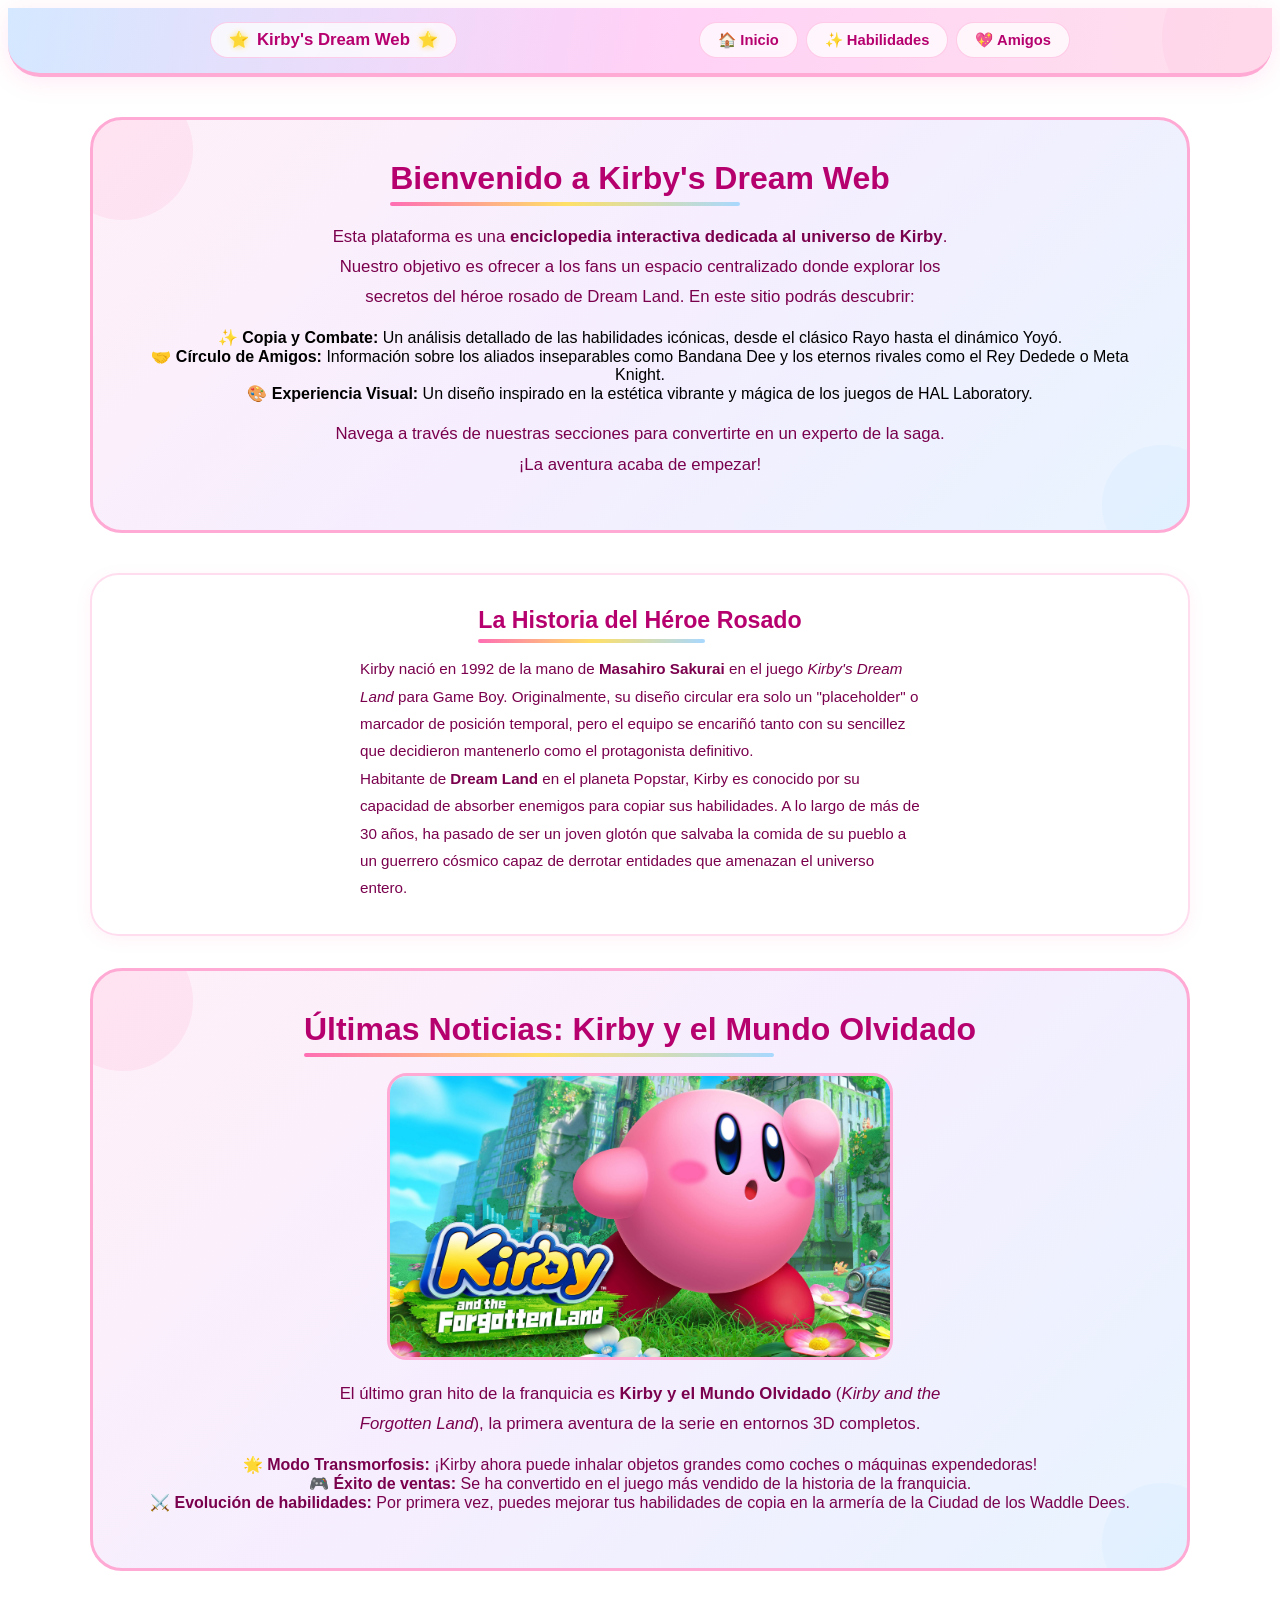
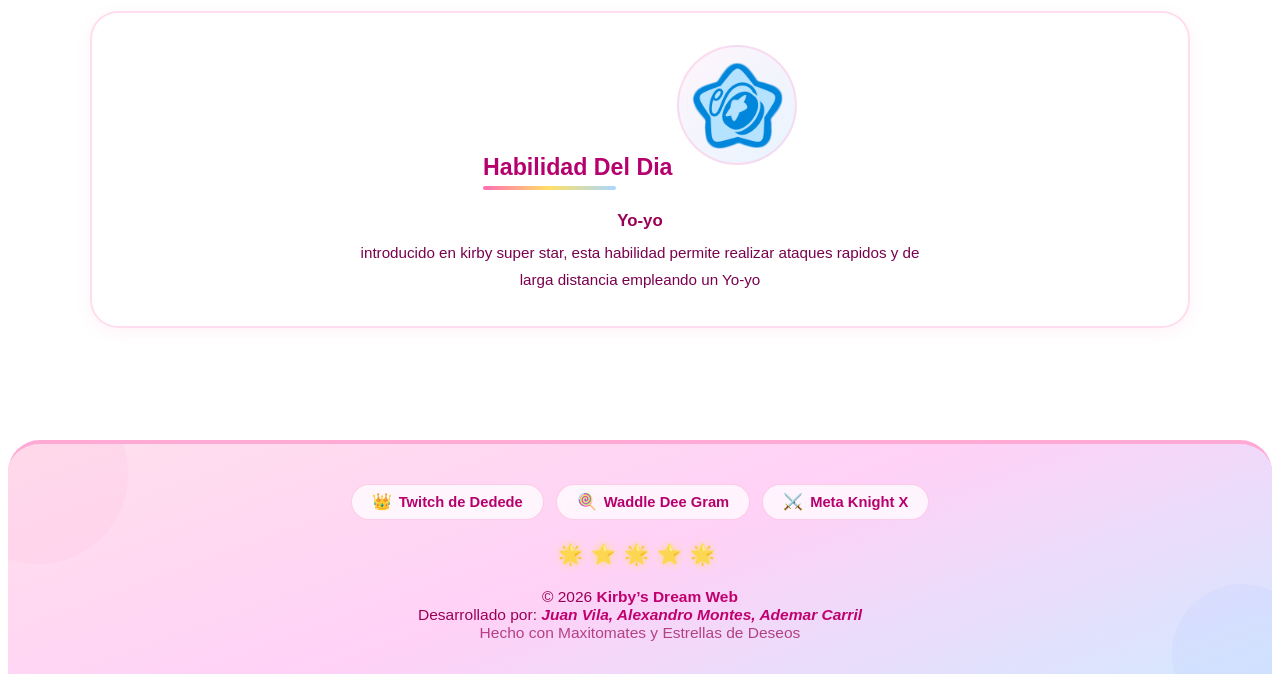
<file: index.html>
<!DOCTYPE html>
<html lang="es">

<head>
  <meta charset="UTF-8">
  <meta name="viewport" content="width=device-width, initial-scale=1.0">
  <meta name="version" content="1.0.0">
  <title>Mi Proyecto Web</title>
  <!-- Hoja de estilos compartida por todas las páginas del proyecto -->
  <link rel="stylesheet" href="estilos.css">
</head>

<body>

  <!-- ============================================================
       CABECERA Y MENÚ DE NAVEGACIÓN
       - El menú debe enlazar a todas las páginas del proyecto
       - Cada miembro del equipo añadirá su página aquí
       ============================================================ -->
  <header class="header-kirby">
    <div class="header-contenido">
      <!-- Logotipo enlazado a la página de inicio -->
      <a href="index.html" class="header-logo" aria-label="Kirby's Dream Web - Inicio">
        <span class="logo-estrella" aria-hidden="true">⭐</span>
        <span class="logo-texto">Kirby's Dream Web</span>
        <span class="logo-estrella" aria-hidden="true">⭐</span>
      </a>

      <!-- Navegación principal -->
      <nav class="header-nav" aria-label="Navegación principal">
        <ul class="nav-lista" role="list">
          <li><a href="index.html" class="nav-enlace">🏠 Inicio</a></li>
          <li><a href="habilidades.html" class="nav-enlace">✨ Habilidades</a></li>
          <li><a href="amigos.html" class="nav-enlace">💖 Amigos</a></li>
        </ul>
      </nav>
    </div>
  </header>

  <!-- ============================================================
       CONTENIDO PRINCIPAL
       - Esta sección es el cuerpo de la página de inicio
       - El equipo puede personalizar el contenido según el tema
       ============================================================ -->
  <main>

    <!-- Sección de bienvenida -->
    <section class="bienvenida">
      <h2>Bienvenido a Kirby's Dream Web</h2>
      <p>
        Esta plataforma es una <strong>enciclopedia interactiva dedicada al universo de Kirby</strong>.
        Nuestro objetivo es ofrecer a los fans un espacio centralizado donde explorar los secretos del héroe rosado de
        Dream Land.
        En este sitio podrás descubrir:
      </p>
      <ul style="list-style: none; padding: 0;">
        <li>✨ <strong>Copia y Combate:</strong> Un análisis detallado de las habilidades icónicas, desde el clásico Rayo
          hasta el dinámico Yoyó.</li>
        <li>🤝 <strong>Círculo de Amigos:</strong> Información sobre los aliados inseparables como Bandana Dee y los
          eternos rivales como el Rey Dedede o Meta Knight.</li>
        <li>🎨 <strong>Experiencia Visual:</strong> Un diseño inspirado en la estética vibrante y mágica de los juegos
          de HAL Laboratory.</li>
      </ul>
      <p>
        Navega a través de nuestras secciones para convertirte en un experto de la saga. ¡La aventura acaba de empezar!
      </p>
    </section>

    <section class="tarjetas">
      <h2>La Historia del Héroe Rosado</h2>
      <div style="text-align: left; max-width: 800px; margin: 0 auto;">
        <p>
          Kirby nació en 1992 de la mano de <strong>Masahiro Sakurai</strong> en el juego <em>Kirby's Dream Land</em>
          para Game Boy.
          Originalmente, su diseño circular era solo un "placeholder" o marcador de posición temporal, pero el equipo se
          encariñó tanto con su sencillez que decidieron mantenerlo como el protagonista definitivo.
        </p>
        <p>
          Habitante de <strong>Dream Land</strong> en el planeta Popstar, Kirby es conocido por su capacidad de absorber
          enemigos para copiar sus habilidades. A lo largo de más de 30 años, ha pasado de ser un joven glotón que
          salvaba la comida de su pueblo a un guerrero cósmico capaz de derrotar entidades que amenazan el universo
          entero.
        </p>
      </div>
    </section>

    <section class="bienvenida">
      <h2>Últimas Noticias: Kirby y el Mundo Olvidado</h2>
      <img src="imagenes/portada_juego.jpg" alt="Kirby y el Mundo Olvidado"
        style="width: 100%; max-width: 500px; border-radius: 20px; margin-bottom: 15px; border: 3px solid #ffaad4;">
      <p>
        El último gran hito de la franquicia es <strong>Kirby y el Mundo Olvidado</strong> (<em>Kirby and the Forgotten
          Land</em>), la primera aventura de la serie en entornos 3D completos.
      </p>
      <ul style="list-style: none; padding: 0; color: #7a004d; font-size: 1rem;">
        <li>🌟 <strong>Modo Transmorfosis:</strong> ¡Kirby ahora puede inhalar objetos grandes como coches o máquinas
          expendedoras!</li>
        <li>🎮 <strong>Éxito de ventas:</strong> Se ha convertido en el juego más vendido de la historia de la
          franquicia.</li>
        <li>⚔️ <strong>Evolución de habilidades:</strong> Por primera vez, puedes mejorar tus habilidades de copia en la
          armería de la Ciudad de los Waddle Dees.</li>
      </ul>
    </section>

    <!-- Sección de tarjetas / destacados -->
    <section class="tarjetas">
      <h2> Habilidad Del Dia </h2>
      <img src="imagenes/KSA_Yo-Yo_Icon.png">
      <h3> Yo-yo </h3>
      <p> introducido en kirby super star, esta habilidad permite realizar ataques rapidos y de larga distancia
        empleando un Yo-yo </p>
    </section>


  </main>
  <!-- ============================================================
       PIE DE PÁGINA
       - Información de contacto, créditos y enlaces secundarios
       ============================================================ -->
  <!-- FOOTER hecho por Juan Manuel Vila Millán -->
  <footer class="footer-kirby">
    <div class="footer-contenido">

      <div class="redes-sociales">
        <a href="#" class="social-link" title="Twitch de King Dedede">
          <span class="icono">👑</span> Twitch de Dedede
        </a>
        <a href="#" class="social-link" title="Waddle Dee Gram">
          <span class="icono">🍭</span> Waddle Dee Gram
        </a>
        <a href="#" class="social-link" title="Meta Knight X">
          <span class="icono">⚔️</span> Meta Knight X
        </a>
      </div>

      <div class="divisor-estrellas" aria-hidden="true">
        <span>🌟</span><span>⭐</span><span>🌟</span><span>⭐</span><span>🌟</span>
      </div>

      <div class="copyright">
        <p>&copy; 2026 <strong>Kirby’s Dream Web</strong></p>
        <p class="nombres-grupo">
          Desarrollado por: <span>Juan Vila, Alexandro Montes, Ademar Carril</span>
        </p>
        <p class="frase-final">Hecho con Maxitomates y Estrellas de Deseos</p>
      </div>


    </div>
  </footer>
</body>

</html>
</file>
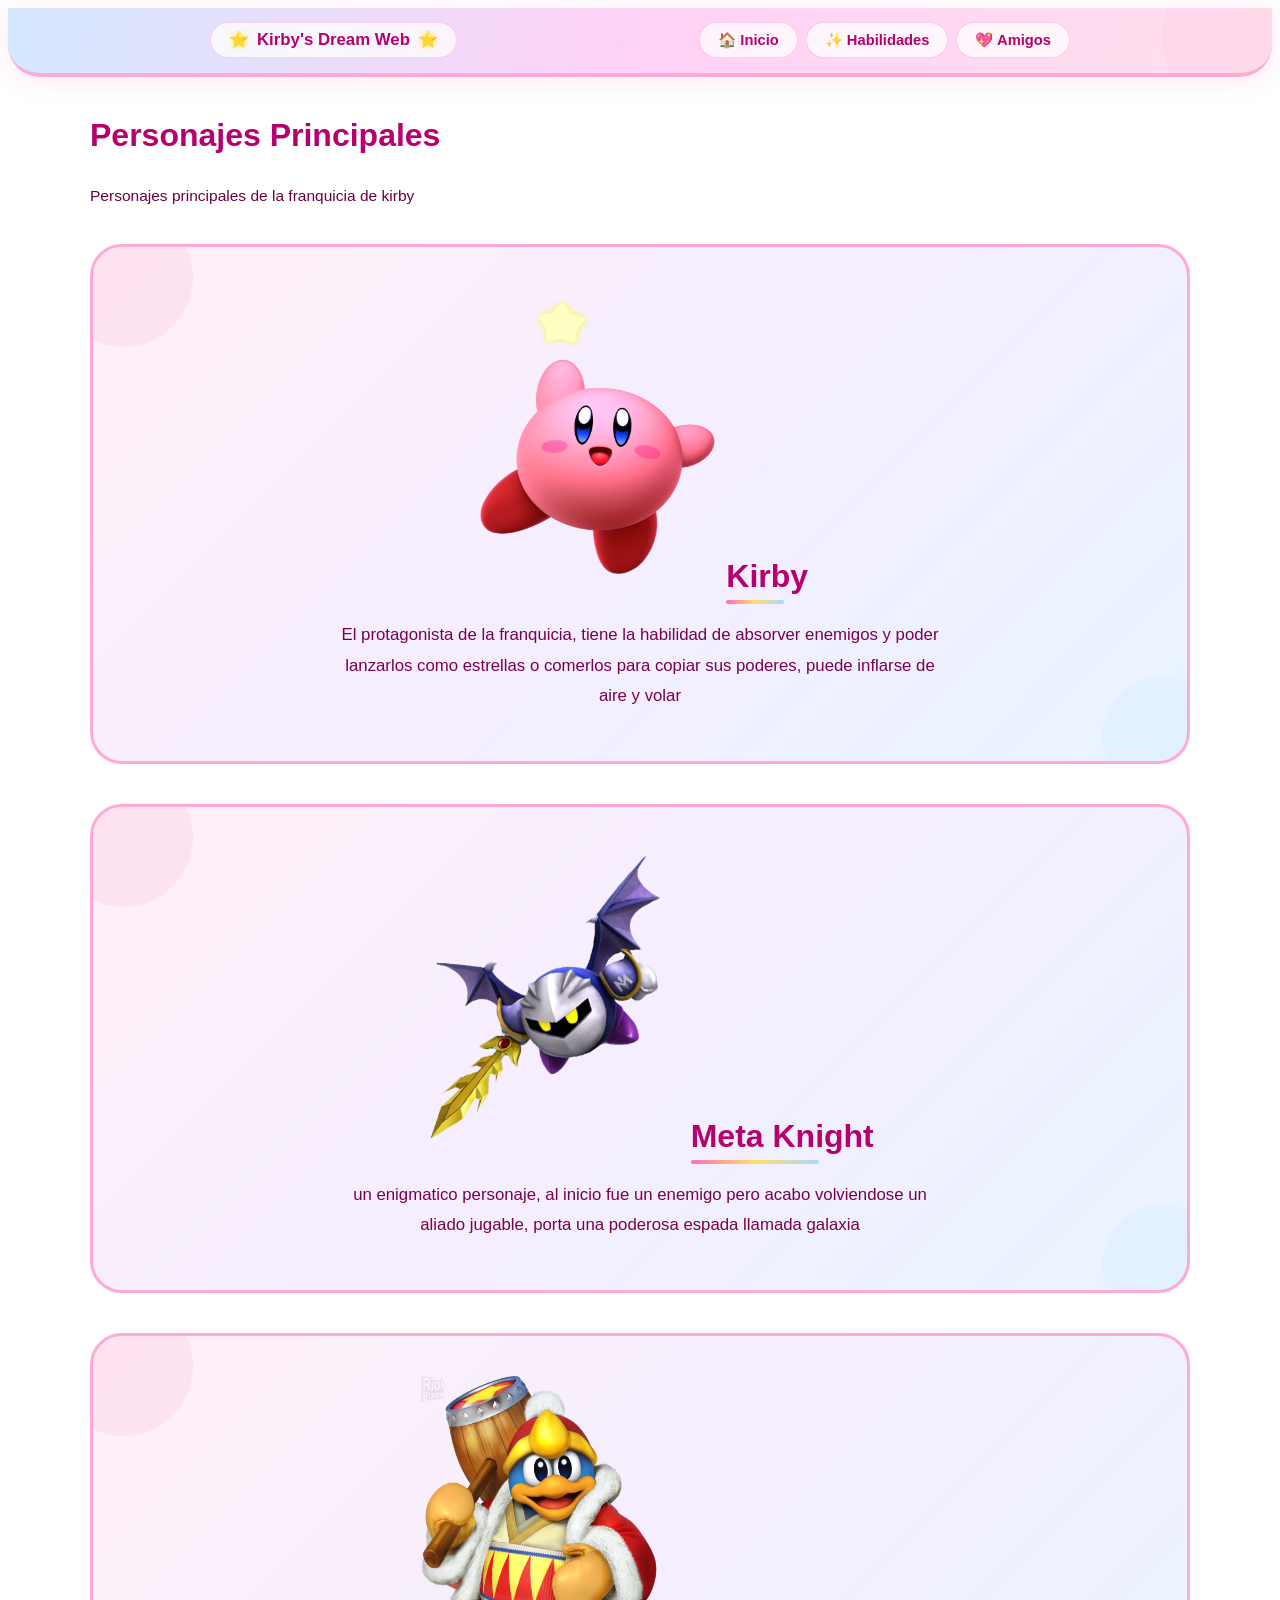
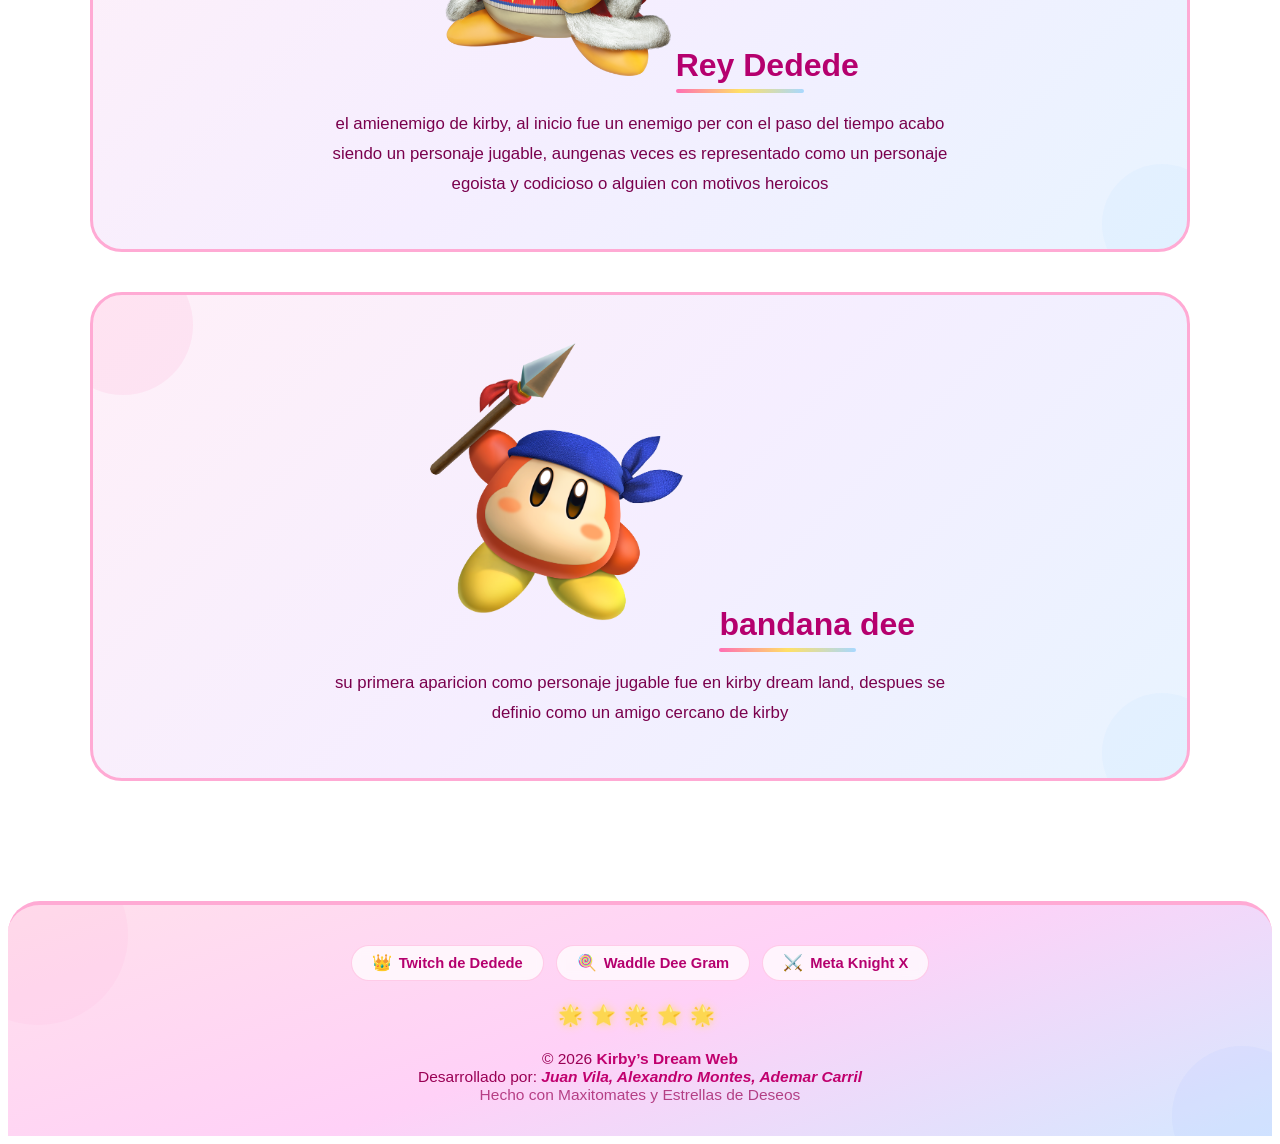
<file: amigos.html>
<!DOCTYPE html>
<html lang="es">

<head>
  <meta charset="UTF-8">
  <meta name="viewport" content="width=device-width, initial-scale=1.0">
  <meta name="version" content="1.0.0">
  <title>Mi Proyecto Web</title>
  <!-- Hoja de estilos compartida por todas las páginas del proyecto -->
  <link rel="stylesheet" href="estilos.css">
</head>

<body>
  <!-- ============================================================
       CABECERA Y MENÚ DE NAVEGACIÓN
       - El menú debe enlazar a todas las páginas del proyecto
       - Cada miembro del equipo añadirá su página aquí
       ============================================================ -->
  <!-- HEADER / MENÚ DE NAVEGACIÓN — Kirby's Dream Web -->
  <header class="header-kirby">
    <div class="header-contenido">
      <!-- Logotipo enlazado a la página de inicio -->
      <a href="index.html" class="header-logo" aria-label="Kirby's Dream Web - Inicio">
        <span class="logo-estrella" aria-hidden="true">⭐</span>
        <span class="logo-texto">Kirby's Dream Web</span>
        <span class="logo-estrella" aria-hidden="true">⭐</span>
      </a>

      <!-- Navegación principal -->
      <nav class="header-nav" aria-label="Navegación principal">
        <ul class="nav-lista" role="list">
          <li><a href="index.html" class="nav-enlace">🏠 Inicio</a></li>
          <li><a href="habilidades.html" class="nav-enlace">✨ Habilidades</a></li>
          <li><a href="amigos.html" class="nav-enlace">💖 Amigos</a></li>
        </ul>
      </nav>

    </div>
  </header>

  <main>
    <h1> Personajes Principales </h1>
    <br>
    <p> Personajes principales de la franquicia de kirby </p>
    <br>
    <section class="bienvenida">
      <img src="imagenes/Kirby.png" height="300" width="250">
      <h2> Kirby </h2>
      <p> El protagonista de la franquicia, tiene la habilidad de absorver enemigos y poder lanzarlos como estrellas o
        comerlos para copiar sus poderes, puede inflarse de aire y volar </p>
    </section>
    <section class="bienvenida">
      <img src="imagenes/Meta-Knight.png" height="300" width="280">
      <h2> Meta Knight </h2>
      <p> un enigmatico personaje, al inicio fue un enemigo pero acabo volviendose un aliado jugable, porta una poderosa
        espada llamada galaxia </p>
    </section>
    <section class="bienvenida">
      <img src="imagenes/ReyDedede.png" height="300" width="250">
      <h2> Rey Dedede </h2>
      <p> el amienemigo de kirby, al inicio fue un enemigo per con el paso del tiempo acabo siendo un personaje jugable,
        aungenas veces es representado como un personaje egoista y codicioso o alguien con motivos heroicos </p>
    </section>
    <section class="bienvenida">
      <img src="imagenes/WaddleDeeBandana.png" height="300" width="350">
      <h2> bandana dee </h2>
      <p> su primera aparicion como personaje jugable fue en kirby dream land, despues se definio como un amigo cercano
        de kirby </p>
    </section>
  </main>

  <!-- FOOTER hecho por Juan Manuel Vila Millán -->
  <footer class="footer-kirby">
    <div class="footer-contenido">

      <div class="redes-sociales">
        <a href="#" class="social-link" title="Twitch de King Dedede">
          <span class="icono">👑</span> Twitch de Dedede
        </a>
        <a href="#" class="social-link" title="Waddle Dee Gram">
          <span class="icono">🍭</span> Waddle Dee Gram
        </a>
        <a href="#" class="social-link" title="Meta Knight X">
          <span class="icono">⚔️</span> Meta Knight X
        </a>
      </div>

      <div class="divisor-estrellas" aria-hidden="true">
        <span>🌟</span><span>⭐</span><span>🌟</span><span>⭐</span><span>🌟</span>
      </div>

      <div class="copyright">
        <p>&copy; 2026 <strong>Kirby’s Dream Web</strong></p>
        <p class="nombres-grupo">
          Desarrollado por: <span>Juan Vila, Alexandro Montes, Ademar Carril</span>
        </p>
        <p class="frase-final">Hecho con Maxitomates y Estrellas de Deseos</p>
      </div>


    </div>
  </footer>
</body>

</html>
</file>
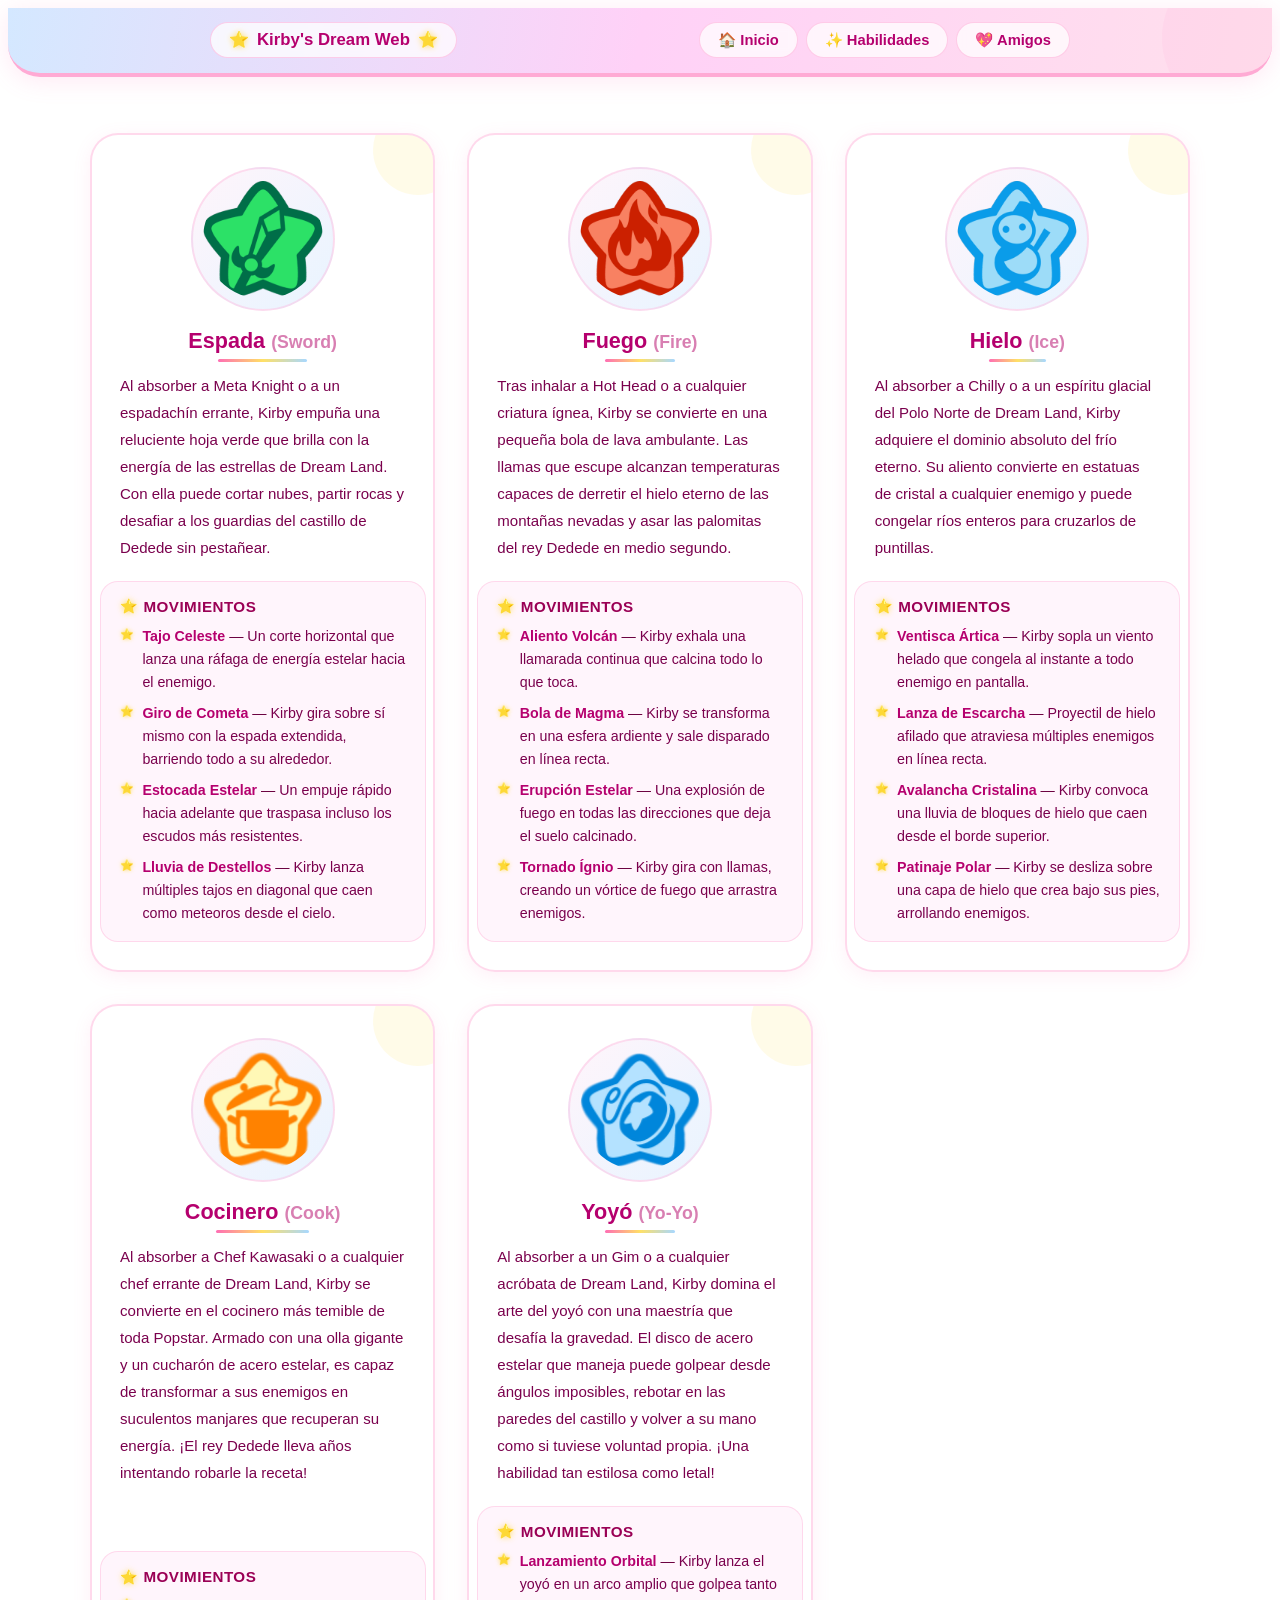
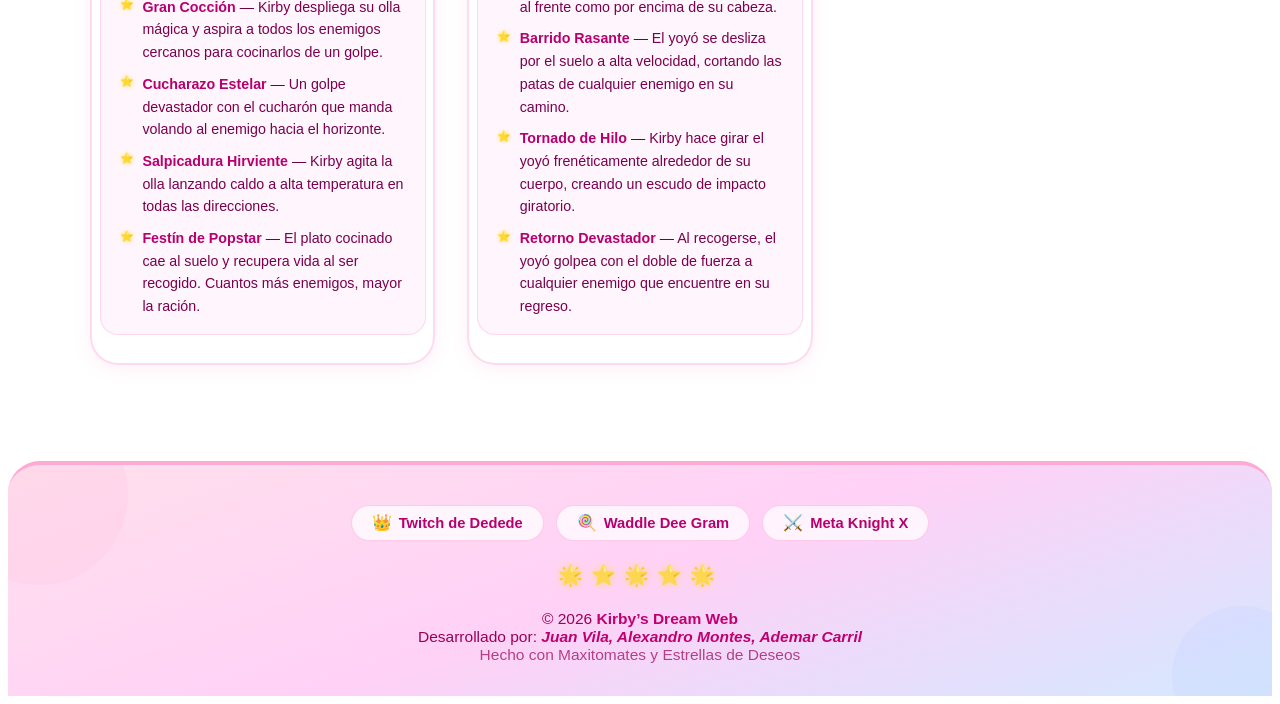
<file: habilidades.html>
<!DOCTYPE html>
<html lang="es">

<head>
  <meta charset="UTF-8">
  <meta name="viewport" content="width=device-width, initial-scale=1.0">
  <meta name="version" content="1.0.0">
  <title>Copia y Combate</title>
  <!-- Hoja de estilos compartida por todas las páginas del proyecto -->
  <!-- Añadir feature a github -->
  <link rel="stylesheet" href="estilos.css">
</head>

<body>

  <!-- ============================================================
       CONTENIDO PRINCIPAL: Enciclopedia de Habilidades
       ============================================================ -->
  <!-- HEADER / MENÚ DE NAVEGACIÓN — Kirby's Dream Web -->
  <header class="header-kirby">
    <div class="header-contenido">
      <!-- Logotipo enlazado a la página de inicio -->
      <a href="index.html" class="header-logo" aria-label="Kirby's Dream Web - Inicio">
        <span class="logo-estrella" aria-hidden="true">⭐</span>
        <span class="logo-texto">Kirby's Dream Web</span>
        <span class="logo-estrella" aria-hidden="true">⭐</span>
      </a>

      <!-- Navegación principal -->
      <nav class="header-nav" aria-label="Navegación principal">
        <ul class="nav-lista" role="list">
          <li><a href="index.html" class="nav-enlace">🏠 Inicio</a></li>
          <li><a href="habilidades.html" class="nav-enlace">✨ Habilidades</a></li>
          <li><a href="amigos.html" class="nav-enlace">💖 Amigos</a></li>
        </ul>
      </nav>

    </div>
  </header>

  <main>
    <!-- ============================================================
         GRID / LISTADO DE HABILIDADES
         ============================================================ -->
    <section class="habilidades-grid" aria-label="Listado de habilidades">

      <!-- ── HABILIDAD 1: ESPADA ─────────────────────────────── -->
      <article class="habilidad-tarjeta" id="habilidad-espada" aria-labelledby="titulo-espada">

        <!-- Imagen de la habilidad - Tamaño fijo: 150x150 píxeles -->
        <img class="habilidad-icono" src="fotosHabilidades/espada.png" alt="Kirby con la habilidad Espada" width="150"
          height="150" loading="lazy">

        <!-- Nombre de la habilidad -->
        <h2 class="habilidad-nombre" id="titulo-espada">Espada <span class="habilidad-nombre-en"
            lang="en">(Sword)</span></h2>

        <!-- Descripción -->
        <p class="habilidad-descripcion">
          Al absorber a Meta Knight o a un espadachín errante, Kirby empuña
          una reluciente hoja verde que brilla con la energía de las estrellas
          de Dream Land. Con ella puede cortar nubes, partir rocas y desafiar
          a los guardias del castillo de Dedede sin pestañear.
        </p>

        <!-- Lista de movimientos -->
        <section class="habilidad-movimientos" aria-labelledby="movimientos-espada">
          <h3 class="movimientos-titulo" id="movimientos-espada">Movimientos</h3>
          <ul class="movimientos-lista">
            <li class="movimiento">
              <strong class="movimiento-nombre">Tajo Celeste</strong> —
              <span class="movimiento-descripcion">Un corte horizontal que lanza una ráfaga de energía estelar hacia el
                enemigo.</span>
            </li>
            <li class="movimiento">
              <strong class="movimiento-nombre">Giro de Cometa</strong> —
              <span class="movimiento-descripcion">Kirby gira sobre sí mismo con la espada extendida, barriendo todo a
                su alrededor.</span>
            </li>
            <li class="movimiento">
              <strong class="movimiento-nombre">Estocada Estelar</strong> —
              <span class="movimiento-descripcion">Un empuje rápido hacia adelante que traspasa incluso los escudos más
                resistentes.</span>
            </li>
            <li class="movimiento">
              <strong class="movimiento-nombre">Lluvia de Destellos</strong> —
              <span class="movimiento-descripcion">Kirby lanza múltiples tajos en diagonal que caen como meteoros desde
                el cielo.</span>
            </li>
          </ul>
        </section>

      </article>
      <!-- ── FIN HABILIDAD: ESPADA ───────────────────────────── -->


      <!-- ── HABILIDAD 2: FUEGO ──────────────────────────────── -->
      <article class="habilidad-tarjeta" id="habilidad-fuego" aria-labelledby="titulo-fuego">

        <!-- Imagen de la habilidad - Tamaño fijo: 150x150 píxeles -->
        <img class="habilidad-icono" src="fotosHabilidades/fuego.png" alt="Kirby con la habilidad Fuego" width="150"
          height="150" loading="lazy">

        <!-- Nombre de la habilidad -->
        <h2 class="habilidad-nombre" id="titulo-fuego">Fuego <span class="habilidad-nombre-en" lang="en">(Fire)</span>
        </h2>

        <!-- Descripción -->
        <p class="habilidad-descripcion">
          Tras inhalar a Hot Head o a cualquier criatura ígnea, Kirby se convierte
          en una pequeña bola de lava ambulante. Las llamas que escupe alcanzan
          temperaturas capaces de derretir el hielo eterno de las montañas
          nevadas y asar las palomitas del rey Dedede en medio segundo.
        </p>

        <!-- Lista de movimientos -->
        <section class="habilidad-movimientos" aria-labelledby="movimientos-fuego">
          <h3 class="movimientos-titulo" id="movimientos-fuego">Movimientos</h3>
          <ul class="movimientos-lista">
            <li class="movimiento">
              <strong class="movimiento-nombre">Aliento Volcán</strong> —
              <span class="movimiento-descripcion">Kirby exhala una llamarada continua que calcina todo lo que
                toca.</span>
            </li>
            <li class="movimiento">
              <strong class="movimiento-nombre">Bola de Magma</strong> —
              <span class="movimiento-descripcion">Kirby se transforma en una esfera ardiente y sale disparado en línea
                recta.</span>
            </li>
            <li class="movimiento">
              <strong class="movimiento-nombre">Erupción Estelar</strong> —
              <span class="movimiento-descripcion">Una explosión de fuego en todas las direcciones que deja el suelo
                calcinado.</span>
            </li>
            <li class="movimiento">
              <strong class="movimiento-nombre">Tornado Ígnio</strong> —
              <span class="movimiento-descripcion">Kirby gira con llamas, creando un vórtice de fuego que arrastra
                enemigos.</span>
            </li>
          </ul>
        </section>

      </article>
      <!-- ── FIN HABILIDAD: FUEGO ────────────────────────────── -->


      <!-- ── HABILIDAD 3: HIELO ──────────────────────────────── -->
      <article class="habilidad-tarjeta" id="habilidad-hielo" aria-labelledby="titulo-hielo">

        <!-- Imagen de la habilidad - Tamaño fijo: 150x150 píxeles -->
        <img class="habilidad-icono" src="fotosHabilidades/hielo.png" alt="Kirby con la habilidad Hielo" width="150"
          height="150" loading="lazy">

        <!-- Nombre de la habilidad -->
        <h2 class="habilidad-nombre" id="titulo-hielo">Hielo <span class="habilidad-nombre-en" lang="en">(Ice)</span>
        </h2>

        <!-- Descripción -->
        <p class="habilidad-descripcion">
          Al absorber a Chilly o a un espíritu glacial del Polo Norte de
          Dream Land, Kirby adquiere el dominio absoluto del frío eterno.
          Su aliento convierte en estatuas de cristal a cualquier enemigo
          y puede congelar ríos enteros para cruzarlos de puntillas.
        </p>

        <!-- Lista de movimientos -->
        <section class="habilidad-movimientos" aria-labelledby="movimientos-hielo">
          <h3 class="movimientos-titulo" id="movimientos-hielo">Movimientos</h3>
          <ul class="movimientos-lista">
            <li class="movimiento">
              <strong class="movimiento-nombre">Ventisca Ártica</strong> —
              <span class="movimiento-descripcion">Kirby sopla un viento helado que congela al instante a todo enemigo
                en pantalla.</span>
            </li>
            <li class="movimiento">
              <strong class="movimiento-nombre">Lanza de Escarcha</strong> —
              <span class="movimiento-descripcion">Proyectil de hielo afilado que atraviesa múltiples enemigos en línea
                recta.</span>
            </li>
            <li class="movimiento">
              <strong class="movimiento-nombre">Avalancha Cristalina</strong> —
              <span class="movimiento-descripcion">Kirby convoca una lluvia de bloques de hielo que caen desde el borde
                superior.</span>
            </li>
            <li class="movimiento">
              <strong class="movimiento-nombre">Patinaje Polar</strong> —
              <span class="movimiento-descripcion">Kirby se desliza sobre una capa de hielo que crea bajo sus pies,
                arrollando enemigos.</span>
            </li>
          </ul>
        </section>

      </article>
      <!-- ── FIN HABILIDAD: HIELO ────────────────────────────── -->


      <!-- ── HABILIDAD 4: COCINERO ───────────────────────────── -->
      <article class="habilidad-tarjeta" id="habilidad-cook" aria-labelledby="titulo-cook">

        <!-- Imagen de la habilidad - Tamaño fijo: 150x150 píxeles -->
        <img class="habilidad-icono" src="fotosHabilidades/cocinero.png" alt="Kirby con la habilidad Cocinero"
          width="150" height="150" loading="lazy">

        <!-- Nombre de la habilidad -->
        <h2 class="habilidad-nombre" id="titulo-cook">Cocinero <span class="habilidad-nombre-en" lang="en">(Cook)</span>
        </h2>

        <!-- Descripción -->
        <p class="habilidad-descripcion">
          Al absorber a Chef Kawasaki o a cualquier chef errante de Dream Land,
          Kirby se convierte en el cocinero más temible de toda Popstar. Armado
          con una olla gigante y un cucharón de acero estelar, es capaz de
          transformar a sus enemigos en suculentos manjares que recuperan su
          energía. ¡El rey Dedede lleva años intentando robarle la receta!
        </p>

        <!-- Lista de movimientos -->
        <section class="habilidad-movimientos" aria-labelledby="movimientos-cook">
          <h3 class="movimientos-titulo" id="movimientos-cook">Movimientos</h3>
          <ul class="movimientos-lista">
            <li class="movimiento">
              <strong class="movimiento-nombre">Gran Cocción</strong> —
              <span class="movimiento-descripcion">Kirby despliega su olla mágica y aspira a todos los enemigos cercanos
                para cocinarlos de un golpe.</span>
            </li>
            <li class="movimiento">
              <strong class="movimiento-nombre">Cucharazo Estelar</strong> —
              <span class="movimiento-descripcion">Un golpe devastador con el cucharón que manda volando al enemigo
                hacia el horizonte.</span>
            </li>
            <li class="movimiento">
              <strong class="movimiento-nombre">Salpicadura Hirviente</strong> —
              <span class="movimiento-descripcion">Kirby agita la olla lanzando caldo a alta temperatura en todas las
                direcciones.</span>
            </li>
            <li class="movimiento">
              <strong class="movimiento-nombre">Festín de Popstar</strong> —
              <span class="movimiento-descripcion">El plato cocinado cae al suelo y recupera vida al ser recogido.
                Cuantos más enemigos, mayor la ración.</span>
            </li>
          </ul>
        </section>

      </article>
      <!-- ── FIN HABILIDAD: COCINERO ─────────────────────────── -->


      <!-- ── HABILIDAD 5: YOYÓ ───────────────────────────────── -->
      <article class="habilidad-tarjeta" id="habilidad-yoyo" aria-labelledby="titulo-yoyo">

        <!-- Imagen de la habilidad - Tamaño fijo: 150x150 píxeles -->
        <img class="habilidad-icono" src="fotosHabilidades/yoyo.png" alt="Kirby con la habilidad Yoyó" width="150"
          height="150" loading="lazy">

        <!-- Nombre de la habilidad -->
        <h2 class="habilidad-nombre" id="titulo-yoyo">Yoyó <span class="habilidad-nombre-en" lang="en">(Yo-Yo)</span>
        </h2>

        <!-- Descripción -->
        <p class="habilidad-descripcion">
          Al absorber a un Gim o a cualquier acróbata de Dream Land, Kirby
          domina el arte del yoyó con una maestría que desafía la gravedad.
          El disco de acero estelar que maneja puede golpear desde ángulos
          imposibles, rebotar en las paredes del castillo y volver a su mano
          como si tuviese voluntad propia. ¡Una habilidad tan estilosa como letal!
        </p>

        <!-- Lista de movimientos -->
        <section class="habilidad-movimientos" aria-labelledby="movimientos-yoyo">
          <h3 class="movimientos-titulo" id="movimientos-yoyo">Movimientos</h3>
          <ul class="movimientos-lista">
            <li class="movimiento">
              <strong class="movimiento-nombre">Lanzamiento Orbital</strong> —
              <span class="movimiento-descripcion">Kirby lanza el yoyó en un arco amplio que golpea tanto al frente como
                por encima de su cabeza.</span>
            </li>
            <li class="movimiento">
              <strong class="movimiento-nombre">Barrido Rasante</strong> —
              <span class="movimiento-descripcion">El yoyó se desliza por el suelo a alta velocidad, cortando las patas
                de cualquier enemigo en su camino.</span>
            </li>
            <li class="movimiento">
              <strong class="movimiento-nombre">Tornado de Hilo</strong> —
              <span class="movimiento-descripcion">Kirby hace girar el yoyó frenéticamente alrededor de su cuerpo,
                creando un escudo de impacto giratorio.</span>
            </li>
            <li class="movimiento">
              <strong class="movimiento-nombre">Retorno Devastador</strong> —
              <span class="movimiento-descripcion">Al recogerse, el yoyó golpea con el doble de fuerza a cualquier
                enemigo que encuentre en su regreso.</span>
            </li>
          </ul>
        </section>

      </article>
      <!-- ── FIN HABILIDAD: YOYÓ ─────────────────────────────── -->

    </section>
    <!-- ── FIN GRID DE HABILIDADES ────────────────────────────── -->

  </main>
  <!-- ── FIN CONTENIDO PRINCIPAL ────────────────────────────────── -->

  <!-- FOOTER hecho por Juan Manuel Vila Millán -->
  <footer class="footer-kirby">
    <div class="footer-contenido">

      <div class="redes-sociales">
        <a href="#" class="social-link" title="Twitch de King Dedede">
          <span class="icono">👑</span> Twitch de Dedede
        </a>
        <a href="#" class="social-link" title="Waddle Dee Gram">
          <span class="icono">🍭</span> Waddle Dee Gram
        </a>
        <a href="#" class="social-link" title="Meta Knight X">
          <span class="icono">⚔️</span> Meta Knight X
        </a>
      </div>

      <div class="divisor-estrellas" aria-hidden="true">
        <span>🌟</span><span>⭐</span><span>🌟</span><span>⭐</span><span>🌟</span>
      </div>

      <div class="copyright">
        <p>&copy; 2026 <strong>Kirby’s Dream Web</strong></p>
        <p class="nombres-grupo">
          Desarrollado por: <span>Juan Vila, Alexandro Montes, Ademar Carril</span>
        </p>
        <p class="frase-final">Hecho con Maxitomates y Estrellas de Deseos</p>
      </div>


    </div>
  </footer>
</body>

</html>
</file>
<file: estilos.css>
/* ================================================================
   estilos.css — Hoja de estilos compartida del proyecto
   ================================================================
   INSTRUCCIONES:
   - Este fichero es COMÚN a todas las páginas del proyecto.
   - Todos los miembros del equipo añadirán sus estilos aquí.
   - Marcad cada sección con comentarios para tener un código organizado. 
   Por ejemplo como sigue a continuación, pero se puede modificar para adaptarse
   a vuestras necesidades
   ================================================================ */
/* ----------------------------------------------------------------
   1. ESTILOS GENERALES
   ---------------------------------------------------------------- */

/* TODO: Añadir estilos generales (fuente, colores base, márgenes...) */

.animacion:hover {
   background-color: #d4e8ff;
   font-size: 125%;
}

/* ----------------------------------------------------------------
   2. CABECERA Y NAVEGACIÓN 
   ---------------------------------------------------------------- */

/* -----------------------------------------------------------------
   CONTENEDOR PRINCIPAL DEL HEADER
   Sticky: permanece visible al hacer scroll.
   Efecto cristal (backdrop-filter) idéntico al de los botones del footer.
   Gradiente suave en sentido inverso al footer para crear simetría.
   ----------------------------------------------------------------- */
.header-kirby {
   position: sticky;
   top: 0;
   z-index: 100;
   /* Por encima de todo el contenido */
   background: linear-gradient(100deg, #d4e8ff 0%, #ffd1f7 50%, #ffe0ec 100%);
   border-bottom: 4px solid #ffaad4;
   /* Línea inferior rosa — espejo del footer */
   border-radius: 0 0 32px 32px;
   /* Esquinas inferiores redondeadas */
   backdrop-filter: blur(10px);
   /* Efecto cristal */
   -webkit-backdrop-filter: blur(10px);
   /* Compatibilidad Safari */
   box-shadow: 0 4px 24px rgba(255, 110, 180, 0.15);
   font-family: 'Nunito', 'Segoe UI', sans-serif;
   overflow: hidden;
}


/* -----------------------------------------------------------------
   CÍRCULO DECORATIVO — esquina superior derecha (espejo del footer)
   ----------------------------------------------------------------- */
.header-kirby::before {
   content: '';
   position: absolute;
   top: -50px;
   right: -50px;
   width: 160px;
   height: 160px;
   background: rgba(255, 182, 220, 0.18);
   border-radius: 50%;
   pointer-events: none;
}

/* -----------------------------------------------------------------
   FILA INTERIOR: logo a la izquierda, nav a la derecha.
   En móvil se apilan en columna y se centran.
   ----------------------------------------------------------------- */
.header-contenido {
   max-width: 860px;
   margin: 0 auto;
   padding: 0.9rem 1.5rem;
   display: flex;
   align-items: center;
   justify-content: space-between;
   gap: 1rem;
   position: relative;
   z-index: 1;
}

/* -----------------------------------------------------------------
   LOGOTIPO
   Mismo estilo "píldora" que los botones de redes del footer.
   ----------------------------------------------------------------- */
.header-logo {
   text-decoration: none;
   display: flex;
   align-items: center;
   gap: 8px;
   background: rgba(255, 255, 255, 0.75);
   border: 1.5px solid rgba(255, 140, 200, 0.4);
   border-radius: 999px;
   padding: 7px 18px;
   backdrop-filter: blur(4px);
   transition: background 0.25s, transform 0.2s, box-shadow 0.25s;
}

.header-logo:hover {
   background: #ff6eb4;
   border-color: #ff6eb4;
   transform: translateY(-2px) scale(1.04);
   box-shadow: 0 6px 20px rgba(255, 110, 180, 0.35);
}

.header-logo:hover .logo-texto {
   color: #fff;
}

.logo-texto {
   font-weight: 800;
   font-size: 1.05rem;
   color: #b5006e;
   transition: color 0.25s;
   white-space: nowrap;
}

.logo-estrella {
   font-size: 1rem;
   filter: drop-shadow(0 0 3px #ffe066);
   /* Halo dorado en las estrellas */
   line-height: 1;
}

/* -----------------------------------------------------------------
   LISTA DE NAVEGACIÓN
   ----------------------------------------------------------------- */
.nav-lista {
   list-style: none;
   margin: 0;
   padding: 0;
   display: flex;
   gap: 8px;
   flex-wrap: wrap;
   justify-content: center;
}

/* -----------------------------------------------------------------
   ENLACES DE NAVEGACIÓN
   Mismo estilo "píldora" que los botones sociales del footer.
   El subrayado animado se construye con ::after escalado en X.
   ----------------------------------------------------------------- */
.nav-enlace {
   text-decoration: none;
   color: #b5006e;
   font-weight: 700;
   font-size: 0.92rem;
   padding: 8px 18px;
   background: rgba(255, 255, 255, 0.75);
   border: 1.5px solid rgba(255, 140, 200, 0.4);
   border-radius: 999px;
   display: inline-flex;
   align-items: center;
   gap: 5px;
   position: relative;
   overflow: hidden;
   transition: background 0.25s, color 0.25s, transform 0.2s, box-shadow 0.25s;
   backdrop-filter: blur(4px);
}

/* Subrayado animado que crece desde el centro al hacer hover */
.nav-enlace::after {
   content: '';
   position: absolute;
   bottom: 6px;
   left: 50%;
   transform: translateX(-50%) scaleX(0);
   transform-origin: center;
   width: 60%;
   height: 2px;
   background: #fff;
   border-radius: 2px;
   transition: transform 0.25s ease;
}

.nav-enlace:hover {
   background: #ff6eb4;
   color: #fff;
   border-color: #ff6eb4;
   transform: translateY(-2px) scale(1.04);
   box-shadow: 0 6px 20px rgba(255, 110, 180, 0.35);
}

.nav-enlace:hover::after {
   transform: translateX(-50%) scaleX(1);
   /* Subrayado se despliega */
}

/* Página activa: misma apariencia que hover pero permanente */
.nav-enlace.activo {
   background: #ff6eb4;
   color: #fff;
   border-color: #ff6eb4;
   box-shadow: 0 4px 14px rgba(255, 110, 180, 0.30);
}

/* -----------------------------------------------------------------
   RESPONSIVO — pantallas pequeñas (≤ 600 px)
   El logo y el menú se apilan verticalmente y se centran.
   ----------------------------------------------------------------- */
@media (max-width: 600px) {
   .header-contenido {
      flex-direction: column;
      align-items: center;
      padding: 0.8rem 1rem;
   }

   .logo-texto {
      font-size: 0.95rem;
   }

   .nav-enlace {
      font-size: 0.85rem;
      padding: 7px 14px;
   }
}

/* ----------------------------------------------------------------
   3. PIE DE PÁGINA (footer)
   ---------------------------------------------------------------- */

/* --- Importación de fuente redondeada estilo Kirby --- */
@import url('https://fonts.googleapis.com/css2?family=Nunito:wght@400;600;700;800&display=swap');


/* -----------------------------------------------------------------
   CONTENEDOR PRINCIPAL DEL FOOTER
   Fondo con gradiente rosa-lavanda-azul pastel.
   Bordes superiores redondeados para efecto de "tarjeta flotante".
   Position relative necesario para los círculos decorativos (::before / ::after).
   ----------------------------------------------------------------- */
.footer-kirby {
   background: linear-gradient(160deg, #ffe0ec 0%, #ffd1f7 50%, #d4e8ff 100%);
   border-top: 4px solid #ffaad4;
   /* Línea superior rosa */
   border-radius: 32px 32px 0 0;
   /* Solo esquinas superiores redondeadas */
   padding: 2.5rem 1.5rem 2rem;
   margin-top: 2rem;
   font-family: 'Nunito', 'Segoe UI', sans-serif;
   position: relative;
   /* Contexto para los pseudoelementos decorativos */
   overflow: hidden;
   /* Recorta los círculos que sobresalen */
}

/* -----------------------------------------------------------------
   CÍRCULO DECORATIVO — esquina superior izquierda
   Forma difuminada que añade profundidad al fondo sin distraer.
   ----------------------------------------------------------------- */
.footer-kirby::before {
   content: '';
   position: absolute;
   top: -60px;
   left: -60px;
   width: 180px;
   height: 180px;
   background: rgba(255, 182, 220, 0.18);
   /* Rosa muy transparente */
   border-radius: 50%;
}

/* -----------------------------------------------------------------
   CÍRCULO DECORATIVO — esquina inferior derecha
   Mismo efecto que ::before pero en tono azul para equilibrar.
   ----------------------------------------------------------------- */
.footer-kirby::after {
   content: '';
   position: absolute;
   bottom: -50px;
   right: -40px;
   width: 140px;
   height: 140px;
   background: rgba(180, 200, 255, 0.18);
   /* Azul muy transparente */
   border-radius: 50%;
}

/* -----------------------------------------------------------------
   CONTENEDOR INTERIOR
   Centra el contenido y limita el ancho máximo para pantallas grandes.
   z-index: 1 asegura que el texto quede por encima de los círculos decorativos.
   ----------------------------------------------------------------- */
.footer-contenido {
   max-width: 860px;
   margin: 0 auto;
   display: flex;
   flex-direction: column;
   /* Apila secciones verticalmente */
   align-items: center;
   gap: 1.4rem;
   /* Separación uniforme entre secciones */
   text-align: center;
   position: relative;
   z-index: 1;
   /* Sobre los pseudoelementos decorativos */
}

/* -----------------------------------------------------------------
   FILA DE ENLACES A REDES SOCIALES
   Flex con wrap para que los botones se adapten a pantallas pequeñas.
   ----------------------------------------------------------------- */
.redes-sociales {
   display: flex;
   gap: 12px;
   flex-wrap: wrap;
   /* Salto de línea automático en móvil */
   justify-content: center;
}

/* -----------------------------------------------------------------
   BOTONES DE REDES SOCIALES
   Estilo "píldora" con fondo semitransparente y efecto cristal (backdrop-filter).
   border-radius: 999px garantiza forma de cápsula independientemente del tamaño.
   ----------------------------------------------------------------- */
.social-link {
   text-decoration: none;
   color: #b5006e;
   /* Rosa oscuro para contraste sobre fondo claro */
   font-weight: 700;
   font-size: 0.92rem;
   padding: 9px 20px;
   background: rgba(255, 255, 255, 0.75);
   /* Blanco semitransparente */
   border: 1.5px solid rgba(255, 140, 200, 0.4);
   border-radius: 999px;
   /* Forma de cápsula/píldora */
   display: flex;
   align-items: center;
   gap: 7px;
   /* Espacio entre icono y texto */
   transition: background 0.25s, color 0.25s, transform 0.2s, box-shadow 0.25s;
   backdrop-filter: blur(4px);
   /* Efecto cristal sobre el fondo */
}

/* -----------------------------------------------------------------
   HOVER DE BOTONES DE REDES SOCIALES
   Al pasar el ratón: fondo rosa intenso, texto blanco, sube ligeramente
   y aparece una sombra rosada para efecto de brillo.
   ----------------------------------------------------------------- */
.social-link:hover {
   background: #ff6eb4;
   color: #fff;
   border-color: #ff6eb4;
   transform: translateY(-2px) scale(1.04);
   /* Sube 2px y crece un 4% */
   box-shadow: 0 6px 20px rgba(255, 110, 180, 0.35);
}

/* -----------------------------------------------------------------
   ICONO DENTRO DE CADA BOTÓN
   Tamaño fijo para evitar que herede el font-size del contenedor.
   ----------------------------------------------------------------- */
.icono {
   font-size: 16px;
   line-height: 1;
}

/* -----------------------------------------------------------------
   DIVISOR DE ESTRELLAS
   Fila decorativa entre los botones y el bloque de copyright.
   drop-shadow da brillo dorado a los emojis sin afectar al layout.
   ----------------------------------------------------------------- */
.divisor-estrellas {
   font-size: 1.25rem;
   letter-spacing: 8px;
   opacity: 0.85;
   filter: drop-shadow(0 0 4px #ffe066);
   /* Halo dorado en las estrellas */
}

/* -----------------------------------------------------------------
   BLOQUE DE COPYRIGHT — textos generales
   Todos los párrafos del bloque comparten color rosa oscuro.
   margin: 0 evita espaciados extra entre líneas.
   ----------------------------------------------------------------- */
.copyright p {
   margin: 0;
   color: #9a0055;
   font-size: 0.97rem;
}

/* Nombre del proyecto en negrita y tono algo más oscuro para destacar */
.copyright strong {
   font-weight: 800;
   color: #c0006e;
}

/* -----------------------------------------------------------------
   LÍNEA DE NOMBRES DEL GRUPO
   Texto ligeramente más pequeño que el copyright principal.
   ----------------------------------------------------------------- */
.nombres-grupo {
   font-size: 0.9rem;
   color: #a0006a;
}

/* Nombres en cursiva y negrita para resaltarlos visualmente */
.nombres-grupo span {
   font-weight: 700;
   font-style: italic;
   color: #c0006e;
}

/* -----------------------------------------------------------------
   FRASE FINAL
   Texto secundario reducido y semitransparente para no competir
   visualmente con el resto del contenido.
   ----------------------------------------------------------------- */
.frase-final {
   font-size: 0.82rem;
   color: #b8006a;
   opacity: 0.7;
   margin-top: 2px;
}

main {
   max-width: 1100px;
   margin: 0 auto;
   padding: 2.5rem 1.5rem 3rem;
   font-family: 'Nunito', 'Segoe UI', sans-serif;
}

/* ----------------------------------------------------------------
   5. SECCIÓN DE BIENVENIDA — index.html (.bienvenida)
   ---------------------------------------------------------------- */

.bienvenida {
   background: linear-gradient(135deg, #fff0f8 0%, #f5eeff 50%, #e8f4ff 100%);
   border: 3px solid #ffaad4;
   border-radius: 32px;
   padding: 2.5rem 2rem;
   margin-bottom: 2.5rem;
   text-align: center;
   position: relative;
   overflow: hidden;
}

/* Círculo decorativo interior superior-izquierda */
.bienvenida::before {
   content: '';
   position: absolute;
   top: -40px;
   left: -40px;
   width: 140px;
   height: 140px;
   background: rgba(255, 110, 180, 0.10);
   border-radius: 50%;
   pointer-events: none;
}

/* Círculo decorativo interior inferior-derecha */
.bienvenida::after {
   content: '';
   position: absolute;
   bottom: -35px;
   right: -35px;
   width: 120px;
   height: 120px;
   background: rgba(180, 220, 255, 0.14);
   border-radius: 50%;
   pointer-events: none;
}

.bienvenida h2 {
   font-size: 2rem;
   font-weight: 800;
   color: #b5006e;
   margin: 0 0 1rem;
   position: relative;
   z-index: 1;
}

.bienvenida p {
   font-size: 1.05rem;
   color: #7a004d;
   line-height: 1.8;
   max-width: 620px;
   margin: 0 auto 0.6rem;
   position: relative;
   z-index: 1;
}

/* ----------------------------------------------------------------
   6. TIPOGRAFÍA GLOBAL (h2, h3, párrafos dentro de main)
   ---------------------------------------------------------------- */

/* Títulos h2 con subrayado decorativo pastel */
main h1 {
   font-size: 2rem;
   font-weight: 800;
   color: #b5006e;
   margin: 0 0 0.8rem;
   display: inline-block;
   position: relative;
}

main h2 {
   font-size: 1.6rem;
   font-weight: 800;
   color: #b5006e;
   margin: 0 0 0.75rem;
   display: inline-block;
   position: relative;
}

main h2::after {
   content: '';
   display: block;
   height: 4px;
   border-radius: 99px;
   background: linear-gradient(90deg, #ff6eb4, #ffe066, #a8d8ff);
   margin-top: 5px;
   width: 70%;
}

/* Subtítulos h3 */
main h3 {
   font-size: 1.1rem;
   font-weight: 700;
   color: #9a0055;
   margin: 1rem 0 0.5rem;
}

/* Párrafos */
main p {
   color: #6b003f;
   line-height: 1.85;
   font-size: 0.97rem;
}

/* ----------------------------------------------------------------
   7. GRID DE HABILIDADES (.habilidades-grid)
   ---------------------------------------------------------------- */

.habilidades-grid {
   display: grid;
   grid-template-columns: repeat(auto-fit, minmax(300px, 1fr));
   gap: 2rem;
   padding: 1rem 0;
}

/* ----------------------------------------------------------------
   8. TARJETA DE HABILIDAD (.habilidad-tarjeta)
   ---------------------------------------------------------------- */

.habilidad-tarjeta {
   background: rgba(255, 255, 255, 0.78);
   border: 2px solid rgba(255, 170, 212, 0.45);
   border-radius: 28px;
   padding: 2rem 1.75rem 1.75rem;
   display: flex;
   flex-direction: column;
   align-items: center;
   text-align: center;
   backdrop-filter: blur(8px);
   -webkit-backdrop-filter: blur(8px);
   box-shadow: 0 4px 18px rgba(255, 110, 180, 0.10);
   transition: transform 0.3s ease, box-shadow 0.3s ease, border-color 0.3s ease;
   position: relative;
   overflow: hidden;
}

/* Brillo sutil en la esquina superior de cada tarjeta */
.habilidad-tarjeta::before {
   content: '';
   position: absolute;
   top: -30px;
   right: -30px;
   width: 90px;
   height: 90px;
   background: rgba(255, 224, 102, 0.15);
   border-radius: 50%;
   pointer-events: none;
}

/* Hover: sube, sombra más intensa, borde rosa brillante */
.habilidad-tarjeta:hover {
   transform: translateY(-6px) scale(1.015);
   box-shadow: 0 14px 40px rgba(255, 110, 180, 0.22);
   border-color: #ff6eb4;
}

/* ----------------------------------------------------------------
   9. ICONO DE HABILIDAD (.habilidad-icono)
   ---------------------------------------------------------------- */

.habilidad-icono {
   width: 120px;
   height: 120px;
   object-fit: contain;
   margin-bottom: 1.1rem;
   border-radius: 50%;
   background: linear-gradient(135deg, #fff5fb, #e8f4ff);
   padding: 10px;
   border: 2px solid rgba(255, 170, 212, 0.35);
   /* Animación de rebote suave */
   animation: rebote-icono 3s ease-in-out infinite;
   transition: transform 0.3s ease, box-shadow 0.3s ease;
}

.habilidad-tarjeta:hover .habilidad-icono {
   animation-play-state: paused;
   transform: scale(1.1) rotate(-3deg);
   box-shadow: 0 8px 24px rgba(255, 110, 180, 0.30);
}

@keyframes rebote-icono {

   0%,
   100% {
      transform: translateY(0px);
   }

   50% {
      transform: translateY(-7px);
   }
}

/* ----------------------------------------------------------------
   10. NOMBRE DE HABILIDAD (.habilidad-nombre, .habilidad-nombre-en)
   ---------------------------------------------------------------- */

.habilidad-nombre {
   font-size: 1.35rem;
   font-weight: 800;
   color: #b5006e;
   margin: 0 0 0.6rem;
   display: inline-block;
   position: relative;
}

/* Subrayado decorativo degradado (igual que main h2 pero centrado) */
.habilidad-nombre::after {
   content: '';
   display: block;
   height: 3px;
   border-radius: 99px;
   background: linear-gradient(90deg, #ff6eb4, #ffe066, #a8d8ff);
   margin: 5px auto 0;
   width: 60%;
}

/* Nombre en inglés entre paréntesis: más pequeño y suave */
.habilidad-nombre-en {
   font-size: 0.82em;
   font-weight: 600;
   color: #cc5599;
   opacity: 0.75;
}

/* ----------------------------------------------------------------
   11. DESCRIPCIÓN DE HABILIDAD (.habilidad-descripcion)
   ---------------------------------------------------------------- */

.habilidad-descripcion {
   font-size: 0.94rem;
   color: #7a004d;
   line-height: 1.8;
   margin: 0 0 1.2rem;
   text-align: left;
}

/* ----------------------------------------------------------------
   12. SECCIÓN DE MOVIMIENTOS (.habilidad-movimientos)
   ---------------------------------------------------------------- */

.habilidad-movimientos {
   width: 100%;
   background: rgba(255, 240, 250, 0.65);
   border: 1.5px solid rgba(255, 150, 200, 0.30);
   border-radius: 18px;
   padding: 1rem 1.2rem;
   text-align: left;
   margin-top: auto;
   /* Empuja la sección al fondo de la tarjeta */
}

/* ----------------------------------------------------------------
   13. TÍTULO DE MOVIMIENTOS (.movimientos-titulo)
   ---------------------------------------------------------------- */

.movimientos-titulo {
   font-size: 0.95rem;
   font-weight: 800;
   color: #9a0055;
   margin: 0 0 0.65rem;
   letter-spacing: 0.03em;
   text-transform: uppercase;
   display: flex;
   align-items: center;
   gap: 6px;
}

/* Estrella decorativa antes del título de movimientos */
.movimientos-titulo::before {
   content: '⭐';
   font-size: 14px;
   filter: drop-shadow(0 0 3px #ffe066);
}

/* ----------------------------------------------------------------
   14. LISTA DE MOVIMIENTOS (.movimientos-lista)
   ---------------------------------------------------------------- */

.movimientos-lista {
   list-style: none;
   margin: 0;
   padding: 0;
   display: flex;
   flex-direction: column;
   gap: 0.55rem;
}

/* Cada ítem de movimiento */
.movimiento {
   font-size: 0.89rem;
   color: #6b003f;
   line-height: 1.6;
   padding-left: 1.4rem;
   position: relative;
}

/* Viñeta personalizada: estrella pequeña */
.movimiento::before {
   content: '⭐';
   position: absolute;
   left: 0;
   top: 0.05em;
   font-size: 11px;
   filter: drop-shadow(0 0 2px #ffe066);
   line-height: 1.6;
}

/* Nombre del movimiento en negrita y color destacado */
.movimiento-nombre {
   font-weight: 800;
   color: #b5006e;
}

/* Descripción del movimiento, tono más suave */
.movimiento-descripcion {
   color: #7a004d;
   font-weight: 400;
}

/* ----------------------------------------------------------------
   15. SECCIÓN DE TARJETAS GENÉRICA (index.html — .tarjetas)
   ---------------------------------------------------------------- */

.tarjetas {
   background: rgba(255, 255, 255, 0.70);
   border: 2px solid rgba(255, 170, 212, 0.40);
   border-radius: 28px;
   padding: 2rem;
   margin-bottom: 2rem;
   text-align: center;
   backdrop-filter: blur(6px);
   -webkit-backdrop-filter: blur(6px);
   box-shadow: 0 4px 16px rgba(255, 110, 180, 0.09);
   transition: box-shadow 0.3s ease, border-color 0.3s ease;
}

.tarjetas:hover {
   box-shadow: 0 10px 32px rgba(255, 110, 180, 0.17);
   border-color: rgba(255, 110, 180, 0.55);
}

.tarjetas h2 {
   font-size: 1.45rem;
   font-weight: 800;
   color: #b5006e;
   margin: 0 0 0.8rem;
}

.tarjetas h3 {
   font-size: 1.05rem;
   font-weight: 700;
   color: #9a0055;
   margin: 0.5rem 0;
}

.tarjetas p {
   font-size: 0.95rem;
   color: #7a004d;
   line-height: 1.8;
   max-width: 560px;
   margin: 0 auto;
}

.tarjetas img {
   width: 100px;
   height: 100px;
   object-fit: contain;
   border-radius: 50%;
   background: linear-gradient(135deg, #fff5fb, #e8f4ff);
   padding: 8px;
   border: 2px solid rgba(255, 170, 212, 0.35);
   margin-bottom: 0.6rem;
   animation: rebote-icono 3s ease-in-out infinite;
}

/* ----------------------------------------------------------------
   16. RESPONSIVO — ajustes para pantallas pequeñas
   ---------------------------------------------------------------- */

@media (max-width: 600px) {
   main {
      padding: 1.5rem 1rem 2.5rem;
   }

   .habilidades-grid {
      grid-template-columns: 1fr;
      gap: 1.5rem;
   }

   .habilidad-tarjeta {
      padding: 1.5rem 1.25rem;
      border-radius: 22px;
   }

   .habilidad-icono {
      width: 90px;
      height: 90px;
   }

   .habilidad-nombre {
      font-size: 1.15rem;
   }

   .bienvenida {
      padding: 1.75rem 1.25rem;
      border-radius: 22px;
   }

   .bienvenida h2 {
      font-size: 1.5rem;
   }
}
</file>
